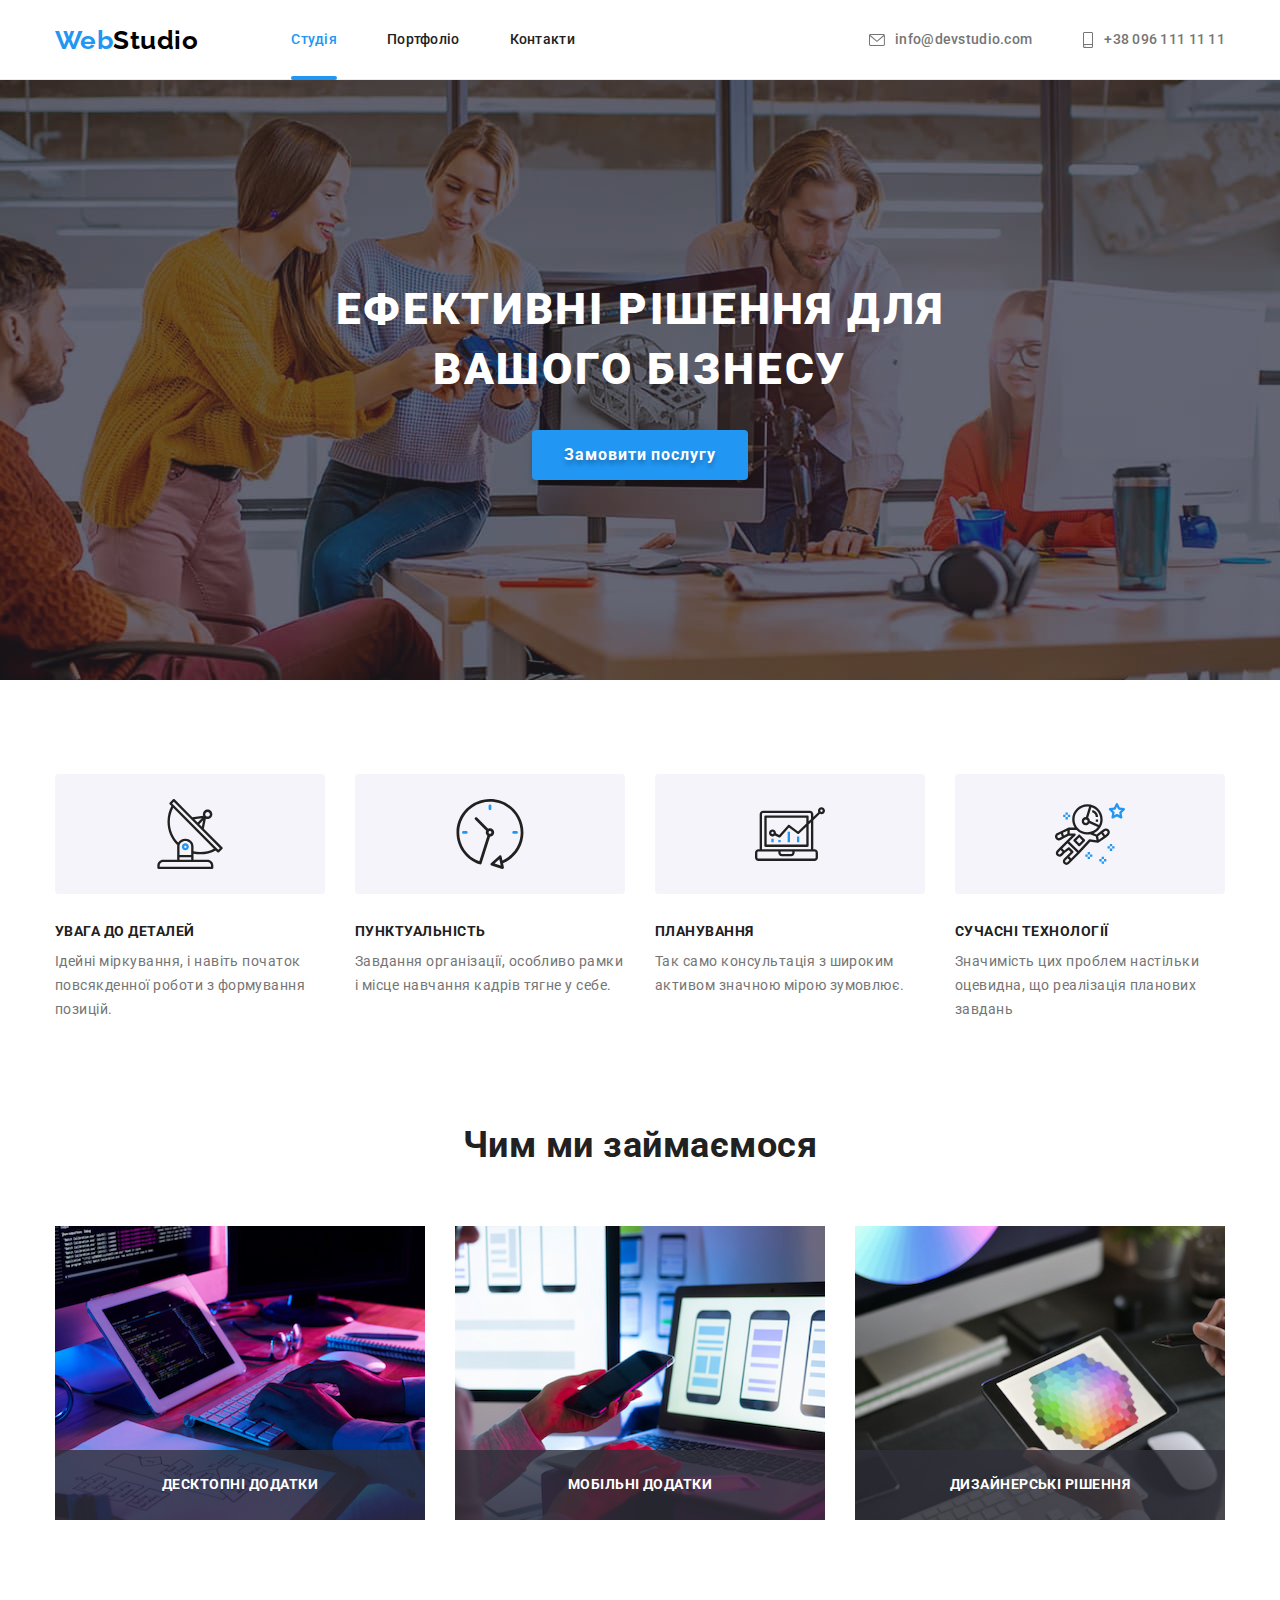
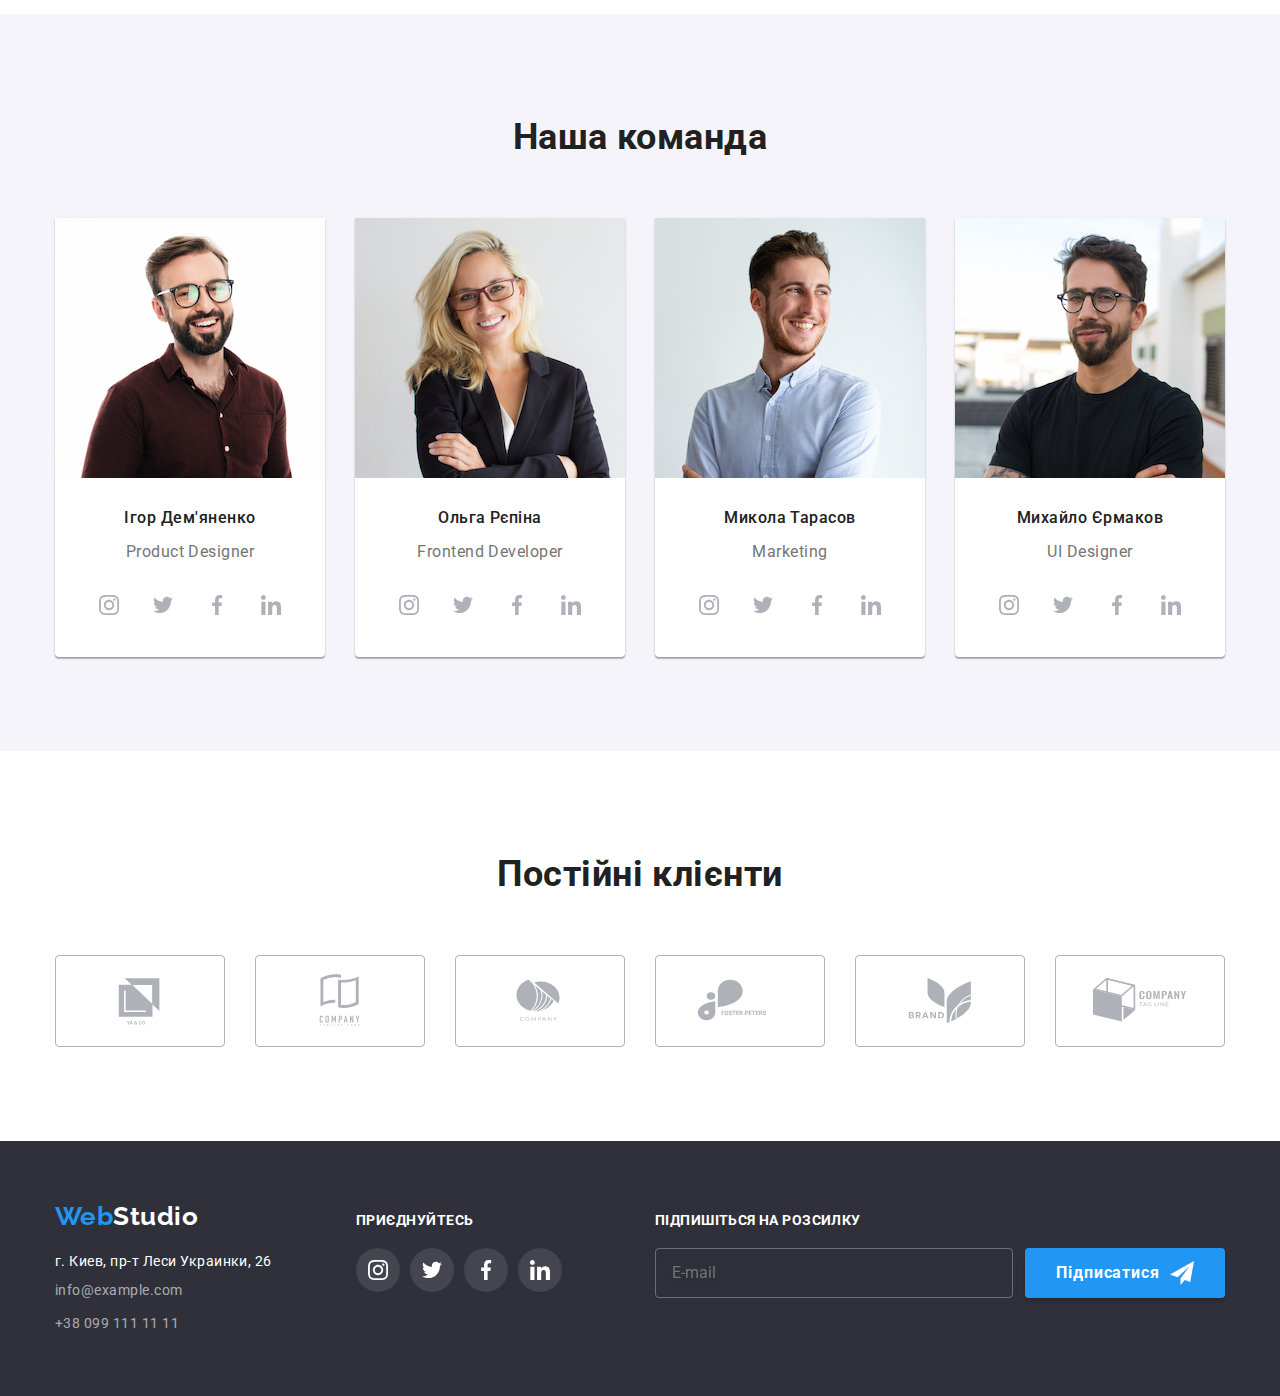
<file: index.html>
<!DOCTYPE html>
<html lang="uk">
  <head>
    <meta charset="UTF-8" />
    <meta http-equiv="X-UA-Compatible" content="IE=edge" />
    <meta name="viewport" content="width=device-width, initial-scale=1.0" />
    <title>Студія</title>
    <link
      href="https://fonts.googleapis.com/css2?family=Raleway:wght@700&family=Roboto:wght@400;500;700;900&display=swap"
      rel="stylesheet"
    />
    <link
      rel="stylesheet"
      href="https://cdnjs.cloudflare.com/ajax/libs/modern-normalize/1.1.0/modern-normalize.min.css"
    />
    <link href="./css/main.min.css" rel="stylesheet" />
  </head>
  <body>
    <!-- header -->
    <header class="header">
      <div class="container container--header">
        <a href="./index.html" class="logo header__logo">Web<span class="logo__part">Studio</span></a>
        <nav class="nav">
          <ul class="nav__list">
            <li class="nav__item">
              <a class="nav__link nav__link--active" href="./index.html">Студія</a>
            </li>
            <li class="nav__item"><a class="nav__link" href="./portfolio.html">Портфоліо</a></li>
            <li class="nav__item"><a class="nav__link" href="#">Контакти</a></li>
          </ul>
        </nav>
        <ul class="contact">
          <li class="contact__item">
            <a class="contact__link" href="mailto:info@devstudio.com">
              <svg class="contact__mail" width="16px" height="16px">
                <use href="./images/icons.svg#icon-mail"></use></svg
              >info@devstudio.com</a
            >
          </li>
          <li class="contact__item">
            <a class="contact__link" href="tel:+3809611111111">
              <svg class="contact__phone" width="12px" height="16px">
                <use href="./images/icons.svg#icon-phone"></use></svg
              >+38 096 111 11 11</a
            >
          </li>
        </ul>
        <button class="header__btn" type="button" aria-expanded="false" aria-controls="mobile-menu" data-menu-button>
          <svg class="header__btn-icon" width="40px" height="40px">
            <use class="header__btn-open" href="./images/icons.svg#icon-burger"></use>
            <use class="header__btn-close" href="./images/icons.svg#icon-close-menu"></use>
          </svg>
        </button>

        <div class="mobile-menu" id="mobile-menu" data-menu>
          <div class="mobile-menu__wrapper">
            <ul class="mobile-menu__list">
              <li class="mobile-menu__item">
                <a href="./index.html" class="mobile-menu__link current">Студия</a>
              </li>
              <li class="mobile-menu__item">
                <a href="./portfolio.html" class="mobile-menu__link">Портфолио</a>
              </li>
              <li class="mobile-menu__item">
                <a href="./contact.html" class="mobile-menu__link">Контакты</a>
              </li>
            </ul>
          </div>

          <div>
            <ul class="mobile-menu__list">
              <li class="mobile-menu__point">
                <a href="tel:+380961111111" class="mobile-menu__tel">+38 096 111 11 11</a>
              </li>
              <li>
                <a href="mailto:info@devstudio.com" class="mobile-menu_mail">info@devstudio.com</a>
              </li>
            </ul>
            <ul class="mobile-menu__links">
              <li class="mobile-menu__social">
                <a href="" class="mobile-menu__link-item">Instagram</a>
              </li>
              <li class="mobile-menu__social">
                <a href="" class="mobile-menu__link-item">Twitter</a>
              </li>
              <li class="mobile-menu__social">
                <a href="" class="mobile-menu__link-item">Facebook</a>
              </li>
              <li class="mobile-menu__social">
                <a href="" class="mobile-menu__link-item">LinkedIn</a>
              </li>
            </ul>
          </div>
        </div>
      </div>
    </header>
    <!-- main content -->
    <main class="main">
      <!-- hero section -->
      <section class="section hero">
        <div class="container">
          <h1 class="hero__title">Ефективні рішення для вашого бізнесу</h1>
          <button class="hero__button" type="button" data-modal-open>Замовити послугу</button>
        </div>
      </section>
      <!-- features -->
      <section class="section features">
        <div class="container">
          <h2 class="hidden">Особливості компанії</h2>
          <ul class="features__list">
            <li class="features__item">
              <h3 class="features__title">УВАГА ДО ДЕТАЛЕЙ</h3>
              <p class="features__text">
                Ідейні міркування, і навіть початок повсякденної роботи з формування позицій.
              </p>
            </li>
            <li class="features__item">
              <h3 class="features__title">ПУНКТУАЛЬНІСТЬ</h3>
              <p class="features__text">Завдання організації, особливо рамки і місце навчання кадрів тягне у себе.</p>
            </li>
            <li class="features__item">
              <h3 class="features__title">ПЛАНУВАННЯ</h3>
              <p class="features__text">Так само консультація з широким активом значною мірою зумовлює.</p>
            </li>
            <li class="features__item">
              <h3 class="features__title">СУЧАСНІ ТЕХНОЛОГІЇ</h3>
              <p class="features__text">Значимість цих проблем настільки оцевидна, що реалізація планових завдань</p>
            </li>
          </ul>
        </div>
      </section>
      <!-- devs -->
      <section class="section devs">
        <div class="container">
          <h2 class="devs__title">Чим ми займаємося</h2>
          <ul class="devs__list">
            <li class="devs__item">
              <img src="./images/image1.jpg" alt="Робота за ноутбуком" width="370" />
              <div class="devs__box">
                <h3 class="devs__info">Десктопні додатки</h3>
              </div>
            </li>
            <li class="devs__item">
              <img src="./images/image2.jpg" alt="Телефон" width="370" />
              <div class="devs__box">
                <h3 class="devs__info">Мобільні додатки</h3>
              </div>
            </li>
            <li class="devs__item">
              <img src="./images/image3.jpg" alt="Планшет" width="370" />
              <div class="devs__box">
                <h3 class="devs__info">Дизайнерські рішення</h3>
              </div>
            </li>
          </ul>
        </div>
      </section>
      <!-- team -->
      <section class="section team">
        <div class="container">
          <h2 class="team__title">Наша команда</h2>
          <ul class="team__list">
            <li class="team__card">
              <picture>
                <source
                  srcset="./images/team/team-img1(1xdesk).jpg 1x, ./images/team/team-img1(2xdesk).jpg 2x"
                  media="(min-width: 1200px)"
                />
                <source
                  srcset="./images/team/team-img1(1xtab).jpg 1x, ./images/team/team-img1(2xtab).jpg 2x"
                  media="(min-width: 768px)"
                />
                <source
                  srcset="./images/team/team-img1(1xmob).jpg 1x, ./images/team/team-img1(2xmob).jpg 2x"
                  media="(min-width: 480px)"
                />
                <img src="./images/crew-image1.jpg" alt="Ігор Дем'яненко" width="270" />
              </picture>

              <div class="team__wrapper">
                <h3 class="team__name">Ігор Дем'яненко</h3>
                <p class="team__position" lang="en">Product Designer</p>
                <ul class="social">
                  <li class="social__item">
                    <a class="social__link" href=""
                      ><svg class="social__icon" width="20px" height="20px">
                        <use href="./images/icons.svg#icon-instagram"></use></svg
                    ></a>
                  </li>
                  <li class="social__item">
                    <a class="social__link" href=""
                      ><svg class="social__icon" width="20px" height="20px">
                        <use href="./images/icons.svg#icon-twitter"></use></svg
                    ></a>
                  </li>
                  <li class="social__item">
                    <a class="social__link" href=""
                      ><svg class="social__icon" width="20px" height="20px">
                        <use href="./images/icons.svg#icon-facebook"></use></svg
                    ></a>
                  </li>
                  <li class="social__item">
                    <a class="social__link" href=""
                      ><svg class="social__icon" width="20px" height="20px">
                        <use href="./images/icons.svg#icon-linkedin"></use></svg
                    ></a>
                  </li>
                </ul>
              </div>
            </li>
            <li class="team__card">
              <picture>
                <source
                  srcset="./images/team/team-img2(1xdesk).jpg 1x, ./images/team/team-img2(2xdesk).jpg 2x"
                  media="(min-width: 1200px)"
                />
                <source
                  srcset="./images/team/team-img2(1xtab).jpg 1x, ./images/team/team-img2(2xtab).jpg 2x"
                  media="(min-width: 768px)"
                />
                <source
                  srcset="./images/team/team-img2(1xmob).jpg 1x, ./images/team/team-img2(2xmob).jpg 2x"
                  media="(min-width: 480px)"
                />
                <img src="./images/crew-image2.jpg" alt="Ольга Рєпіна" width="270" />
              </picture>

              <div class="team__wrapper">
                <h3 class="team__name">Ольга Рєпіна</h3>
                <p class="team__position" lang="en">Frontend Developer</p>
                <ul class="social">
                  <li class="social__item">
                    <a class="social__link" href=""
                      ><svg class="social__icon" width="20px" height="20px">
                        <use href="./images/icons.svg#icon-instagram"></use></svg
                    ></a>
                  </li>
                  <li class="social__item">
                    <a class="social__link" href=""
                      ><svg class="social__icon" width="20px" height="20px">
                        <use href="./images/icons.svg#icon-twitter"></use></svg
                    ></a>
                  </li>
                  <li class="social__item">
                    <a class="social__link" href=""
                      ><svg class="social__icon" width="20px" height="20px">
                        <use href="./images/icons.svg#icon-facebook"></use></svg
                    ></a>
                  </li>
                  <li class="social__item">
                    <a class="social__link" href=""
                      ><svg class="social__icon" width="20px" height="20px">
                        <use href="./images/icons.svg#icon-linkedin"></use></svg
                    ></a>
                  </li>
                </ul>
              </div>
            </li>
            <li class="team__card">
              <picture>
                <source
                  srcset="./images/team/team-img3(1xdesk).jpg 1x, ./images/team/team-img3(2xdesk).jpg 2x"
                  media="(min-width: 1200px)"
                />
                <source
                  srcset="./images/team/team-img3(1xtab).jpg 1x, ./images/team/team-img3(2xtab).jpg 2x"
                  media="(min-width: 768px)"
                />
                <source
                  srcset="./images/team/team-img3(1xmob).jpg 1x, ./images/team/team-img3(2xmob).jpg 2x"
                  media="(min-width: 480px)"
                />
                <img src="./images/crew-image3.jpg" alt="Микола Тарасов" width="270" />
              </picture>

              <div class="team__wrapper">
                <h3 class="team__name">Микола Тарасов</h3>
                <p class="team__position" lang="en">Marketing</p>
                <ul class="social">
                  <li class="social__item">
                    <a class="social__link" href=""
                      ><svg class="social__icon" width="20px" height="20px">
                        <use href="./images/icons.svg#icon-instagram"></use></svg
                    ></a>
                  </li>
                  <li class="social__item">
                    <a class="social__link" href=""
                      ><svg class="social__icon" width="20px" height="20px">
                        <use href="./images/icons.svg#icon-twitter"></use></svg
                    ></a>
                  </li>
                  <li class="social__item">
                    <a class="social__link" href=""
                      ><svg class="social__icon" width="20px" height="20px">
                        <use href="./images/icons.svg#icon-facebook"></use></svg
                    ></a>
                  </li>
                  <li class="social__item">
                    <a class="social__link" href=""
                      ><svg class="social__icon" width="20px" height="20px">
                        <use href="./images/icons.svg#icon-linkedin"></use></svg
                    ></a>
                  </li>
                </ul>
              </div>
            </li>
            <li class="team__card">
              <picture>
                <source
                  srcset="./images/team/team-img4(1xdesk).jpg 1x, ./images/team/team-img4(2xdesk).jpg 2x"
                  media="(min-width: 1200px)"
                />
                <source
                  srcset="./images/team/team-img4(1xtab).jpg 1x, ./images/team/team-img4(2xtab).jpg 2x"
                  media="(min-width: 768px)"
                />
                <source
                  srcset="./images/team/team-img4(1xmob).jpg 1x, ./images/team/team-img4(2xmob).jpg 2x"
                  media="(min-width: 480px)"
                />
                <img src="./images/crew-image4.jpg" alt="Михайло Єрмаков" width="270" />
              </picture>

              <div class="team__wrapper">
                <h3 class="team__name">Михайло Єрмаков</h3>
                <p class="team__position" lang="en">UI Designer</p>
                <ul class="social">
                  <li class="social__item">
                    <a href="" class="social__link"
                      ><svg class="social__icon" width="20px" height="20px">
                        <use href="./images/icons.svg#icon-instagram"></use></svg
                    ></a>
                  </li>
                  <li class="social__item">
                    <a href="" class="social__link"
                      ><svg class="social__icon" width="20px" height="20px">
                        <use href="./images/icons.svg#icon-twitter"></use></svg
                    ></a>
                  </li>
                  <li class="social__item">
                    <a href="" class="social__link"
                      ><svg class="social__icon" width="20px" height="20px">
                        <use href="./images/icons.svg#icon-facebook"></use></svg
                    ></a>
                  </li>
                  <li class="social__item">
                    <a href="" class="social__link"
                      ><svg class="social__icon" width="20px" height="20px">
                        <use href="./images/icons.svg#icon-linkedin"></use></svg
                    ></a>
                  </li>
                </ul>
              </div>
            </li>
          </ul>
        </div>
      </section>
      <!-- ----clients------ -->
      <section class="section clients">
        <div class="container">
          <h2 class="clients__title">Постійні клієнти</h2>
          <ul class="clients__list">
            <li class="clients__item">
              <a href="" class="clients__link">
                <svg class="clients__icon" width="106px" height="60px">
                  <use href="./images/icons.svg#icon-client1"></use>
                </svg>
              </a>
            </li>
            <li class="clients__item">
              <a href="" class="clients__link">
                <svg class="clients__icon" width="106px" height="60px">
                  <use href="./images/icons.svg#icon-client2"></use>
                </svg>
              </a>
            </li>
            <li class="clients__item">
              <a href="" class="clients__link">
                <svg class="clients__icon" width="106px" height="60px">
                  <use href="./images/icons.svg#icon-client3"></use>
                </svg>
              </a>
            </li>
            <li class="clients__item">
              <a href="" class="clients__link">
                <svg class="clients__icon" width="106px" height="60px">
                  <use href="./images/icons.svg#icon-client4"></use>
                </svg>
              </a>
            </li>
            <li class="clients__item">
              <a href="" class="clients__link">
                <svg class="clients__icon" width="106px" height="60px">
                  <use href="./images/icons.svg#icon-client5"></use>
                </svg>
              </a>
            </li>
            <li class="clients__item">
              <a href="" class="clients__link">
                <svg class="clients__icon" width="106px" height="60px">
                  <use href="./images/icons.svg#icon-client6"></use>
                </svg>
              </a>
            </li>
          </ul>
        </div>
      </section>
    </main>
    <!-- footer -->
    <footer class="footer">
      <div class="container container--footer">
        <div class="address">
          <a class="logo footer__logo" href="./index.html"
            >Web<span class="logo__part logo__part--white">Studio</span></a
          >
          <address>
            <ul class="address__list">
              <li class="address__item">
                <a
                  class="address__link-map"
                  href="https://goo.gl/maps/XMWMVRejnvmh2yPAA"
                  target="_blank"
                  rel="noopener noreferrer"
                  >г. Киев, пр-т Леси Украинки, 26
                </a>
              </li>
              <li class="address__item">
                <a class="address__link-contact" href="mailto:info@example.com">info@example.com</a>
              </li>
              <li class="address__item">
                <a class="address__link-contact" href="tel:+380991111111">+38 099 111 11 11</a>
              </li>
            </ul>
          </address>
        </div>

        <div class="join">
          <p class="join__text">Приєднуйтесь</p>
          <ul class="social">
            <li class="social__item">
              <a class="social__link social__link--grey" href="">
                <svg class="social__icon social__icon--white" width="20px" height="20px">
                  <use href="./images/icons.svg#icon-instagram"></use>
                </svg>
              </a>
            </li>
            <li class="social__item">
              <a class="social__link social__link--grey" href="">
                <svg class="social__icon social__icon--white" width="20px" height="20px">
                  <use href="./images/icons.svg#icon-twitter"></use>
                </svg>
              </a>
            </li>
            <li class="social__item">
              <a class="social__link social__link--grey" href="">
                <svg class="social__icon social__icon--white" width="20px" height="20px">
                  <use href="./images/icons.svg#icon-facebook"></use>
                </svg>
              </a>
            </li>
            <li class="social__item">
              <a class="social__link social__link--grey" href="">
                <svg class="social__icon social__icon--white" width="20px" height="20px">
                  <use href="./images/icons.svg#icon-linkedin"></use>
                </svg>
              </a>
            </li>
          </ul>
        </div>

        <div class="subscribe">
          <p class="subscribe__text">Підпишіться на розсилку</p>
          <form class="subscribe__form" autocomplete="off">
            <label for="user-email"></label>
            <input class="subscribe__input" type="email" name="email" placeholder="E-mail" />
            <button class="subscribe__btn" type="submit">
              Підписатися
              <svg class="subscribe__icon" width="24px" height="24px">
                <use href="./images/icons.svg#icon-send"></use>
              </svg>
            </button>
          </form>
        </div>
      </div>
    </footer>

    <div class="backdrop is-hidden" data-modal>
      <div class="modal" data-modal>
        <button class="modal__close-button" type="button" data-modal-close>
          <svg width="18px" height="18px">
            <use href="./images/icons.svg#icon-close-modal"></use>
          </svg>
        </button>
        <p class="modal__text">Залиште свої дані, ми вам передзвонимо</p>
        <form class="form" name="modal-feedback" autocomplete="off">
          <div class="form__item">
            <label class="form__label" for="modal-name">Ім'я</label>
            <div class="form__box">
              <input class="form__input" type="text" name="modal-name" id="modal-name" />
              <svg class="form__icon" width="18px" height="18px">
                <use href="./images/icons.svg#icon-user-name"></use>
              </svg>
            </div>
          </div>
          <div class="form__item">
            <label class="form__label" for="modal-tel">Телефон</label>
            <div class="form__box">
              <input class="form__input" type="tel" name="modal-tel" id="modal-tel" />
              <svg class="form__icon" width="18px" height="18px">
                <use href="./images/icons.svg#icon-user-tel"></use>
              </svg>
            </div>
          </div>
          <div class="form__item">
            <label class="form__label" for="modal-name">Пошта</label>
            <div class="form__box">
              <input class="form__input" type="email" name="modal-mail" id="modal-mail" />
              <svg class="form__icon" width="18px" height="18px">
                <use href="./images/icons.svg#icon-user-mail"></use>
              </svg>
            </div>
          </div>
          <div class="form__item">
            <label class="form__label" for="modal-comment">Коментар</label>
            <textarea class="form__comment" name="textarea" id="modal-comment" placeholder="Введіть текст"></textarea>
          </div>
          <label class="checkbox" for="checkbox">
            <input class="checkbox__input hidden" type="checkbox" name="checkbox" id="checkbox" />
            <span class="checkbox__icon"></span>
            <span class="checkbox__text"
              >Погоджуюся з розсилкою та приймаю <a class="checkbox__link" href="">Умови договору</a></span
            >
          </label>
          <button class="send__button" type="submit">Відправити</button>
        </form>
      </div>
    </div>
    <script src="./js/mobile-menu.js"></script>
    <script src="./js/modal.js"></script>
  </body>
</html>
</file>
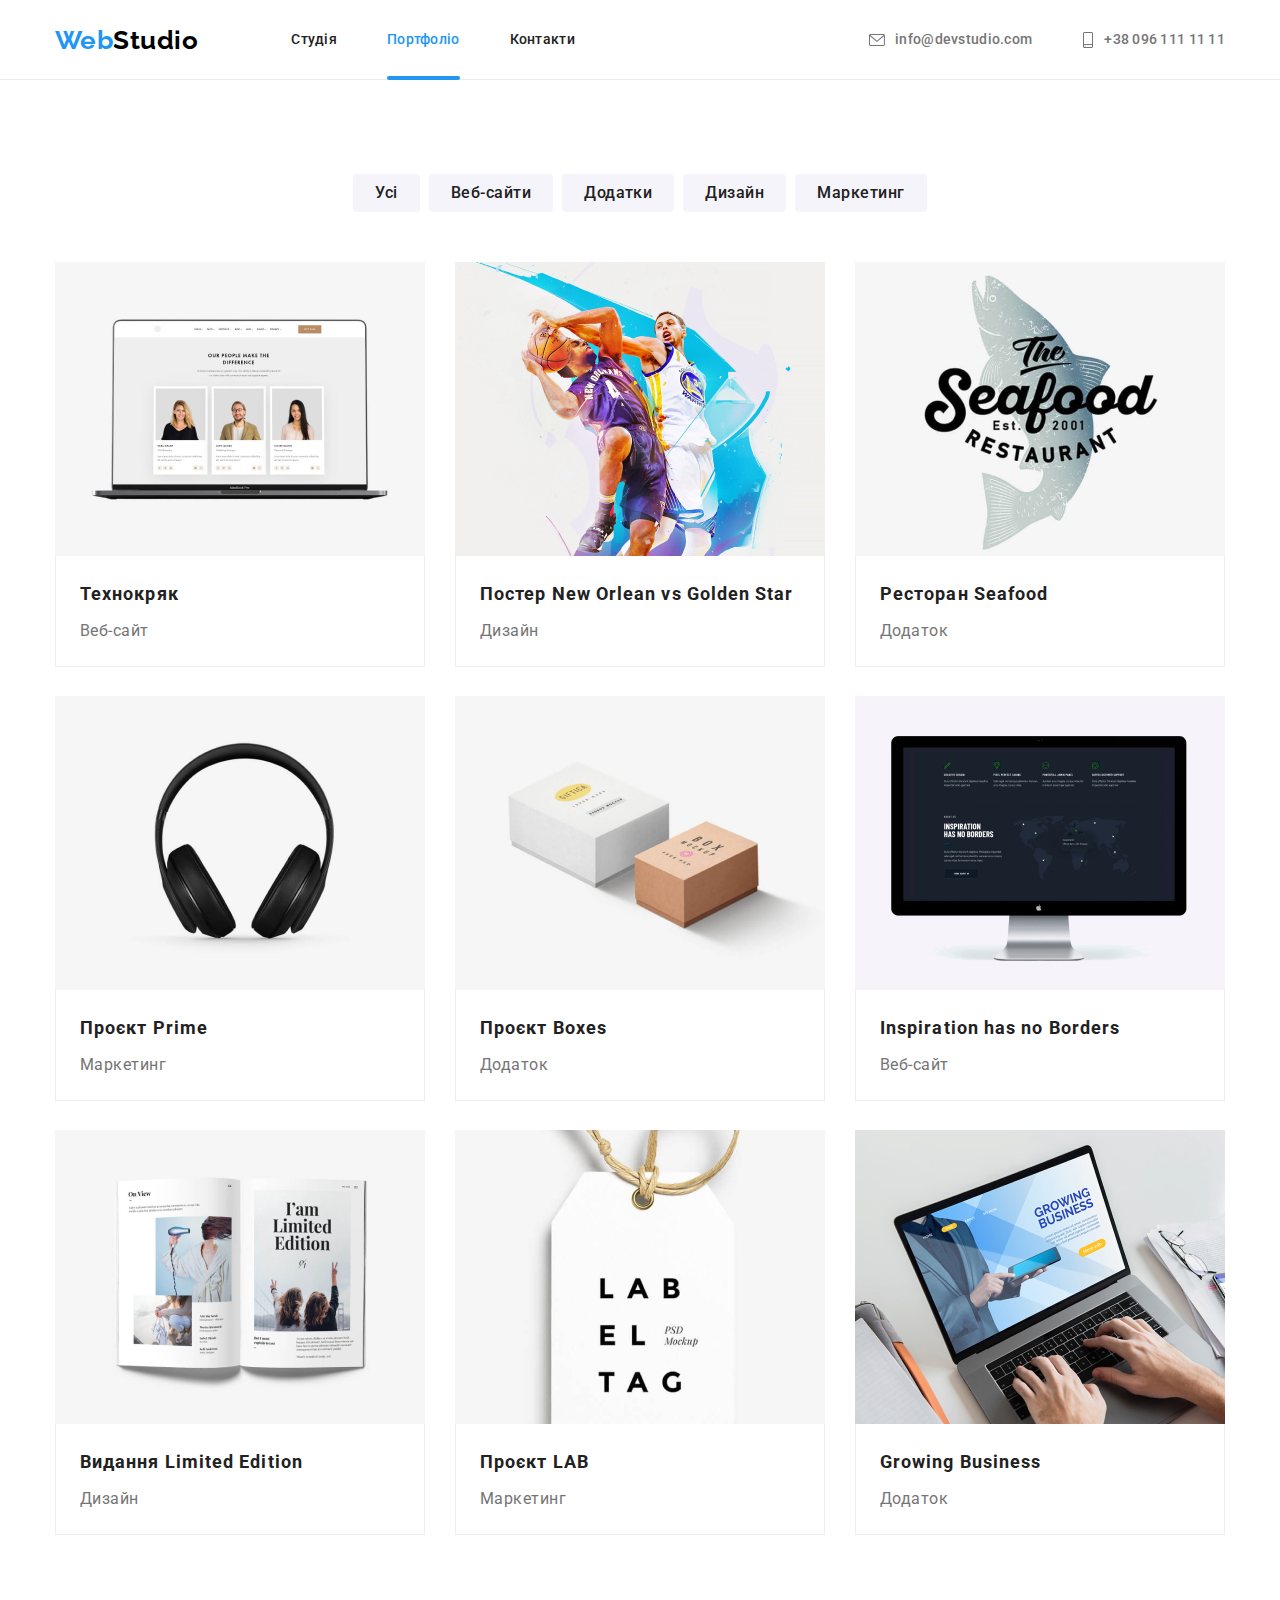
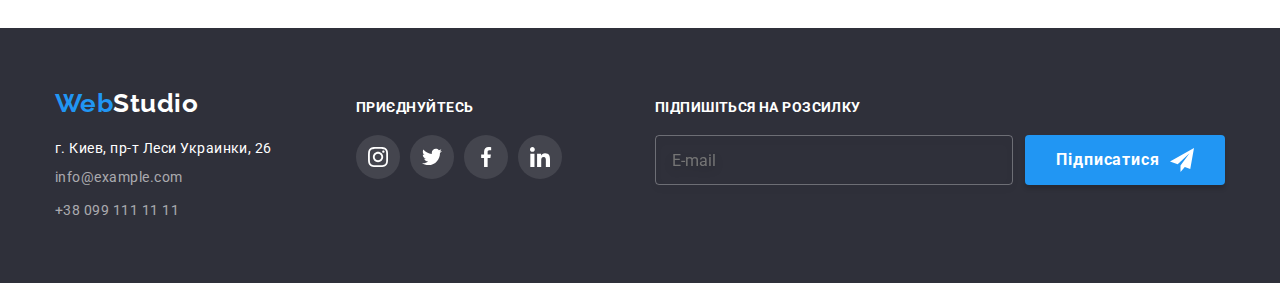
<file: portfolio.html>
<!DOCTYPE html>
<html lang="uk">
  <head>
    <meta charset="UTF-8" />
    <meta http-equiv="X-UA-Compatible" content="IE=edge" />
    <meta name="viewport" content="width=device-width, initial-scale=1.0" />
    <title>Портфоліо</title>
    <link
      href="https://fonts.googleapis.com/css2?family=Raleway:wght@700&family=Roboto:wght@400;500;700;900&display=swap"
      rel="stylesheet"
    />
    <link
      rel="stylesheet"
      href="https://cdnjs.cloudflare.com/ajax/libs/modern-normalize/1.1.0/modern-normalize.min.css"
    />
    <link href="./css/main.min.css" rel="stylesheet" />
  </head>
  <body>
    <!-- header -->
    <header class="header">
      <div class="container container--header">
        <a href="./index.html" class="logo header__logo">Web<span class="logo__part">Studio</span></a>
        <nav class="nav">
          <ul class="nav__list">
            <li class="nav__item">
              <a class="nav__link" href="./index.html">Студія</a>
            </li>
            <li class="nav__item"><a class="nav__link nav__link--active" href="./portfolio.html">Портфоліо</a></li>
            <li class="nav__item"><a class="nav__link" href="#">Контакти</a></li>
          </ul>
        </nav>
        <ul class="contact">
          <li class="contact__item">
            <a class="contact__link" href="mailto:info@devstudio.com">
              <svg class="contact__mail" width="16px" height="16px">
                <use href="./images/icons.svg#icon-mail"></use></svg
              >info@devstudio.com</a
            >
          </li>
          <li class="contact__item">
            <a class="contact__link" href="tel:+3809611111111">
              <svg class="contact__phone" width="12px" height="16px">
                <use href="./images/icons.svg#icon-phone"></use></svg
              >+38 096 111 11 11</a
            >
          </li>
        </ul>
      </div>
    </header>

    <main>
      <!-- projects examples -->
      <section class="section project-examples">
        <div class="container">
          <h1 class="hidden">examples filter and list</h1>
          <ul class="filter">
            <li class="filter__item">
              <button class="filter__button" type="button">Усі</button>
            </li>
            <li class="filter__item">
              <button class="filter__button" type="button">Веб-сайти</button>
            </li>
            <li class="filter__item">
              <button class="filter__button" type="button">Додатки</button>
            </li>
            <li class="filter__item">
              <button class="filter__button" type="button">Дизайн</button>
            </li>
            <li class="filter__item">
              <button class="filter__button" type="button">Маркетинг</button>
            </li>
          </ul>
          <ul class="project">
            <li class="project__item">
              <a class="project__link" href="">
                <div class="project__box">
                  <img src="./images/notebook.jpg" alt="Технокряк" width="370" />
                  <div class="project__overlay">
                    <p>
                      Ресурс пропонує комплексні пропозиції з різним рівнем функціоналу та сервісів. Все це дозволить
                      відвідувачу отримати вичерпні відомості про компанію чи приватну особу.
                    </p>
                  </div>
                </div>
                <div class="project__info">
                  <h2 class="project__title">Технокряк</h2>
                  <p class="project__type">Веб-сайт</p>
                </div>
              </a>
            </li>
            <li class="project__item">
              <a class="project__link" href="">
                <div class="project__box">
                  <img src="./images/basketball.jpg" alt="Постер New Orlean vs Golden Star" width="370" />
                  <div class="project__overlay">
                    <p>
                      Ресурс пропонує комплексні пропозиції з різним рівнем функціоналу та сервісів. Все це дозволить
                      відвідувачу отримати вичерпні відомості про компанію чи приватну особу.
                    </p>
                  </div>
                </div>
                <div class="project__info">
                  <h2 class="project__title">Постер New Orlean vs Golden Star</h2>
                  <p class="project__type">Дизайн</p>
                </div>
              </a>
            </li>
            <li class="project__item">
              <a class="project__link" href="">
                <div class="project__box">
                  <img src="./images/seafood.jpg" alt="Ресторан Seafood" width="370" />
                  <div class="project__overlay">
                    <p>
                      Ресурс пропонує комплексні пропозиції з різним рівнем функціоналу та сервісів. Все це дозволить
                      відвідувачу отримати вичерпні відомості про компанію чи приватну особу.
                    </p>
                  </div>
                </div>
                <div class="project__info">
                  <h2 class="project__title">Ресторан Seafood</h2>
                  <p class="project__type">Додаток</p>
                </div>
              </a>
            </li>
            <li class="project__item">
              <a class="project__link" href="">
                <div class="project__box">
                  <img src="./images/headphones.jpg" alt="Проєкт Prime" width="370" />
                  <div class="project__overlay">
                    <p>
                      Ресурс пропонує комплексні пропозиції з різним рівнем функціоналу та сервісів. Все це дозволить
                      відвідувачу отримати вичерпні відомості про компанію чи приватну особу.
                    </p>
                  </div>
                </div>
                <div class="project__info">
                  <h2 class="project__title">Проєкт Prime</h2>
                  <p class="project__type">Маркетинг</p>
                </div>
              </a>
            </li>
            <li class="project__item">
              <a class="project__link" href="">
                <div class="project__box">
                  <img src="./images/boxes.jpg" alt="Проєкт Boxes" width="370" />
                  <div class="project__overlay">
                    <p>
                      Ресурс пропонує комплексні пропозиції з різним рівнем функціоналу та сервісів. Все це дозволить
                      відвідувачу отримати вичерпні відомості про компанію чи приватну особу.
                    </p>
                  </div>
                </div>
                <div class="project__info">
                  <h2 class="project__title">Проєкт Boxes</h2>
                  <p class="project__type">Додаток</p>
                </div>
              </a>
            </li>
            <li class="project__item">
              <a class="project__link" href="">
                <div class="project__box">
                  <img src="./images/apple-monitor.jpg" alt="Inspiration has no Borders" width="370" />
                  <div class="project__overlay">
                    <p>
                      Ресурс пропонує комплексні пропозиції з різним рівнем функціоналу та сервісів. Все це дозволить
                      відвідувачу отримати вичерпні відомості про компанію чи приватну особу.
                    </p>
                  </div>
                </div>
                <div class="project__info">
                  <h2 class="project__title">Inspiration has no Borders</h2>
                  <p class="project__type">Веб-сайт</p>
                </div>
              </a>
            </li>
            <li class="project__item">
              <a class="project__link" href="">
                <div class="project__box">
                  <img src="./images/opened-magazine.jpg" alt="Видання Limited Edition" width="370" />
                  <div class="project__overlay">
                    <p>
                      Ресурс пропонує комплексні пропозиції з різним рівнем функціоналу та сервісів. Все це дозволить
                      відвідувачу отримати вичерпні відомості про компанію чи приватну особу.
                    </p>
                  </div>
                </div>
                <div class="project__info">
                  <h2 class="project__title">Видання Limited Edition</h2>
                  <p class="project__type">Дизайн</p>
                </div>
              </a>
            </li>
            <li class="project__item">
              <a class="project__link" href="">
                <div class="project__box">
                  <img src="./images/label.jpg" alt="Проєкт LAB" width="370" />
                  <div class="project__overlay">
                    <p>
                      Ресурс пропонує комплексні пропозиції з різним рівнем функціоналу та сервісів. Все це дозволить
                      відвідувачу отримати вичерпні відомості про компанію чи приватну особу.
                    </p>
                  </div>
                </div>
                <div class="project__info">
                  <h2 class="project__title">Проєкт LAB</h2>
                  <p class="project__type">Маркетинг</p>
                </div>
              </a>
            </li>
            <li class="project__item">
              <a class="project__link" href="">
                <div class="project__box">
                  <img src="./images/growing-business.jpg" alt="Growing Business" width="370" />
                  <div class="project__overlay">
                    <p>
                      Ресурс пропонує комплексні пропозиції з різним рівнем функціоналу та сервісів. Все це дозволить
                      відвідувачу отримати вичерпні відомості про компанію чи приватну особу.
                    </p>
                  </div>
                </div>
                <div class="project__info">
                  <h2 class="project__title">Growing Business</h2>
                  <p class="project__type">Додаток</p>
                </div>
              </a>
            </li>
          </ul>
        </div>
      </section>
    </main>
    <!-- Footer -->
    <footer class="footer">
      <div class="container container--footer">
        <div class="address">
          <a class="logo footer__logo" href="./index.html"
            >Web<span class="logo__part logo__part--white">Studio</span></a
          >
          <address>
            <ul class="address__list">
              <li class="address__item">
                <a
                  class="address__link-map"
                  href="https://goo.gl/maps/XMWMVRejnvmh2yPAA"
                  target="_blank"
                  rel="noopener noreferrer"
                  >г. Киев, пр-т Леси Украинки, 26
                </a>
              </li>
              <li class="address__item">
                <a class="address__link-contact" href="mailto:info@example.com">info@example.com</a>
              </li>
              <li class="address__item">
                <a class="address__link-contact" href="tel:+380991111111">+38 099 111 11 11</a>
              </li>
            </ul>
          </address>
        </div>

        <div class="join">
          <p class="join__text">Приєднуйтесь</p>
          <ul class="social">
            <li class="social__item">
              <a class="social__link social__link--grey" href="">
                <svg class="social__icon social__icon--white" width="20px" height="20px">
                  <use href="./images/icons.svg#icon-instagram"></use>
                </svg>
              </a>
            </li>
            <li class="social__item">
              <a class="social__link social__link--grey" href="">
                <svg class="social__icon social__icon--white" width="20px" height="20px">
                  <use href="./images/icons.svg#icon-twitter"></use>
                </svg>
              </a>
            </li>
            <li class="social__item">
              <a class="social__link social__link--grey" href="">
                <svg class="social__icon social__icon--white" width="20px" height="20px">
                  <use href="./images/icons.svg#icon-facebook"></use>
                </svg>
              </a>
            </li>
            <li class="social__item">
              <a class="social__link social__link--grey" href="">
                <svg class="social__icon social__icon--white" width="20px" height="20px">
                  <use href="./images/icons.svg#icon-linkedin"></use>
                </svg>
              </a>
            </li>
          </ul>
        </div>

        <div class="subscribe">
          <p class="subscribe__text">Підпишіться на розсилку</p>
          <form class="subscribe__form" autocomplete="off">
            <label for="user-email"></label>
            <input class="subscribe__input" type="email" name="email" placeholder="E-mail" />
            <button class="subscribe__btn" type="submit">
              Підписатися
              <svg class="subscribe__icon" width="24px" height="24px">
                <use href="./images/icons.svg#icon-send"></use>
              </svg>
            </button>
          </form>
        </div>
      </div>
    </footer>
  </body>
</html>
</file>
<file: css/main.min.css>
h1,h2,h3,p,ul{margin-top:0px;margin-bottom:0px;padding-inline-start:0;list-style-type:none}img{display:block;max-width:100%;height:auto;width:100%}button{padding:0;border:0}a{text-decoration:none}body{color:var(--primary-text-color);background-color:var(--primary-bg-color);font-family:"Roboto",sans-serif;letter-spacing:.03em}.container{width:100%;max-width:1200px;padding-left:15px;padding-right:15px;margin:0 auto}@media screen and (min-width: 480px){.container{width:480px}}@media screen and (min-width: 768px){.container{width:768px}}@media screen and (min-width: 1200px){.container{width:1200px}}.section{padding-top:60px;padding-bottom:60px}@media screen and (min-width: 1200px){.section{padding-top:94px;padding-bottom:94px}}.hidden{position:absolute;width:1px;height:1px;margin:-1px;border:0;padding:0;white-space:nowrap;clip-path:inset(100%);clip:rect(0 0 0 0);overflow:hidden}:root{--primary-text-color: #757575;--title-text-color: #212121;--white-text-color: #FFFFFF;--accent-color: #2196F3;--primary-bg-color: #FFFFFF;--second-bg-color: #2F303A;--third-bg-color: #F5F4FA;--duration-time: 250ms;--function-time: cubic-bezier(0.4, 0, 0.2, 1)}.filter{display:flex;justify-content:center;margin-bottom:50px;padding-inline-start:0px;list-style-type:none;gap:9px}.filter__button{width:auto;height:38px;padding:6px 22px;border-radius:4px;border:none;font-style:normal;font-weight:500;font-size:16px;line-height:1.625;letter-spacing:.03em;text-align:center;cursor:pointer;color:var(--title-text-color);background-color:var(--third-bg-color);transition:color var(--duration-time) var(--function-time),background-color var(--duration-time) var(--function-time),box-shadow var(--duration-time) var(--function-time)}.filter__button:focus,.filter__button:hover{color:var(--white-text-color);background-color:var(--accent-color);box-shadow:0px 3px 1px rgba(0,0,0,.1),0px 1px 2px rgba(0,0,0,.08),0px 2px 2px rgba(0,0,0,.12)}.social{display:flex;justify-content:center;gap:10px;list-style-type:none;padding-inline-start:0}.social__item{width:44px;height:44px}.social__link{width:100%;height:100%;display:flex;align-items:center;justify-content:center;border-radius:50%;background-color:#fff;color:#afb1b8;transition:background-color var(--duration-time) var(--function-time),color var(--duration-time) var(--function-time)}.social__link:hover,.social__link:focus{background-color:var(--accent-color);color:#fff}.social__link--grey{background-color:rgba(255,255,255,.1)}.social__icon{fill:currentColor}.social__icon--white{fill:#fff}.logo{display:block;color:var(--accent-color);font-family:"Raleway",sans-serif;font-weight:700;font-size:24px;line-height:1.166;text-decoration:none}@media screen and (min-width: 1200px){.logo{font-size:26px;line-height:1.19}}.logo__part{color:#000}.logo__part--white{color:#fff}.header{max-width:1600px;margin-left:auto;margin-right:auto;background-color:var(--primary-bg-color);border-bottom:1px solid #ececec;height:60px}@media screen and (min-width: 768px){.header{height:80px}}.header__logo{padding:16px 0}@media screen and (min-width: 768px){.header__logo{padding:0;margin-right:87px}}@media screen and (min-width: 1200px){.header__logo{margin-right:93px}}.container--header{display:flex;align-items:center}.nav__list{display:none;list-style-type:none;padding-left:0px}@media screen and (min-width: 768px){.nav__list{display:flex}}.nav__item:not(:last-child){margin-right:50px}.nav__link{display:block;color:var(--title-text-color);font-weight:500;font-size:14px;line-height:1.14;letter-spacing:.02em;text-decoration:none;padding-top:32px;padding-bottom:32px;transition:color var(--duration-time) var(--function-time)}.nav__link:focus,.nav__link:hover{color:var(--accent-color)}.nav__link--active{color:var(--accent-color);position:relative}.nav__link--active::after{position:absolute;content:"";display:inline-block;width:100%;height:4px;left:0;bottom:0;background-color:var(--accent-color);border-radius:2px}.contact{padding-inline-start:0px;list-style-type:none;display:none}@media screen and (min-width: 768px){.contact{gap:10px;display:flex;flex-direction:column;align-items:flex-start;padding-left:0px;margin-left:auto;margin-bottom:0px;margin-top:0px}}@media screen and (min-width: 1200px){.contact{gap:50px;display:flex;justify-content:center;align-items:center;margin-left:auto;flex-direction:unset}}.contact__link{color:var(--primary-text-color);font-weight:500;font-size:12px;line-height:1.16;letter-spacing:.02em;text-decoration:none;text-align:center;display:flex;justify-content:center;align-items:center;transition:color var(--duration-time) var(--function-time)}@media screen and (min-width: 1200px){.contact__link{font-size:14px;line-height:1.14}}.contact__link:focus,.contact__link:hover{color:var(--accent-color)}.contact__phone,.contact__mail{fill:currentColor;margin-right:10px}.contact__item{gap:50px}.header__btn{top:10px;right:15px;margin-left:auto;padding:0;background-color:rgba(0,0,0,0);border:none;z-index:20}.header__btn is-open{position:fixed;top:0;right:21px}@media screen and (min-width: 768px){.header__btn{display:none}}.header__btn:hover .header__btn-open{fill:var(--accent-color);transition:fill var(--duration-time) var(--function-time)}.header__btn:focus .header__btn-open{fill:var(--accent-color);transition:fill var(--duration-time) var(--function-time)}.header__btn:hover .header__btn-close{fill:var(--accent-color);transition:fill var(--duration-time) var(--function-time)}.header__btn:focus .header__btn-close{fill:var(--accent-color);transition:fill var(--duration-time) var(--function-time)}.header__btn.is-open{position:fixed}.header__btn-open{opacity:1;transition:opacity 200ms ease-in-out}.header__btn-close{opacity:0;transition:opacity 200ms ease-in-out}.header__btn.is-open .header__btn-open{opacity:0}.header__btn.is-open .header__btn-close{opacity:1}.mobile-menu{height:100vh;width:100vw;display:flex;flex-direction:column;justify-content:space-between;background-color:#fff;position:fixed;top:0;left:0;bottom:0;right:0;z-index:0;transform:translateX(100%);transition:transform 300ms ease-in-out;opacity:0;padding-left:40px;padding-top:48px;padding-bottom:48px}.mobile-menu.is-open{transform:translateX(0);opacity:1;z-index:10}@media screen and (min-width: 768px){.mobile-menu.is-open{display:none}}.mobile-menu__wrapper{display:flex;flex-direction:column}.mobile-menu__list{display:flex;flex-direction:column;margin-bottom:64px}.mobile-menu__item:nth-child(1){margin-bottom:36px}.mobile-menu__item:nth-child(2){margin-bottom:32px}.mobile-menu__point{margin-bottom:32px}.mobile-menu__tel{font-weight:500;font-size:34px;line-height:1.176;letter-spacing:.02em;color:var(--accent-color);margin-bottom:32px}@media screen and (max-width: 320px){.mobile-menu__tel{font-size:26px}}.mobile-menu_mail{font-weight:500;font-size:24px;line-height:1.166;letter-spacing:.02em;color:var(--primary-text-color)}.mobile-menu__link{font-weight:500;font-size:40px;line-height:1.18;letter-spacing:.02em;color:var(--title-text-color)}.mobile-menu__link.current{color:var(--accent-color)}.mobile-menu__links{display:flex;flex-wrap:wrap;flex-direction:row}.mobile-menu__link-item{font-weight:500;font-size:18px;line-height:1.22;letter-spacing:.02em;color:var(--accent-color)}@media screen and (max-width: 320px){.mobile-menu__link-item{font-size:12px}}.mobile-menu__social{display:flex}.mobile-menu__social:not(:last-child)::after{content:"";display:block;width:1px;height:100%;margin:0 10px;background-color:rgba(33,33,33,.2)}.hero{max-width:1600px;padding-top:118px;padding-bottom:118px;margin-left:auto;margin-right:auto;text-align:center;background-image:linear-gradient(to right, rgba(47, 48, 58, 0.4), rgba(47, 48, 58, 0.4)),url(../images/hero-bg-mob.jpg);background-repeat:no-repeat;background-position:50% 50%;background-size:cover;background-color:var(--second-bg-color)}@media(min-device-pixel-ratio: 2),(min-resolution: 192dpi),(min-resolution: 2dppx){.hero{background-image:linear-gradient(to right, rgba(47, 48, 58, 0.4), rgba(47, 48, 58, 0.4)),url(../images/hero-bg-mob2x.jpg)}}@media screen and (min-width: 768px){.hero{background-image:linear-gradient(to right, rgba(47, 48, 58, 0.4), rgba(47, 48, 58, 0.4)),url(../images/hero-bg-tab.jpg)}}@media screen and (min-width: 768px)and (min-device-pixel-ratio: 2),screen and (min-width: 768px)and (min-resolution: 192dpi),screen and (min-width: 768px)and (min-resolution: 2dppx){.hero{background-image:linear-gradient(to right, rgba(47, 48, 58, 0.4), rgba(47, 48, 58, 0.4)),url(../images/hero-bg-tab2x.jpg)}}@media screen and (min-width: 1200px){.hero{min-height:600px;padding-top:200px;padding-bottom:200px;background-image:linear-gradient(to right, rgba(47, 48, 58, 0.4), rgba(47, 48, 58, 0.4)),url(../images/hero-bg-image.jpg)}}@media screen and (min-width: 1200px)and (min-device-pixel-ratio: 2),screen and (min-width: 1200px)and (min-resolution: 192dpi),screen and (min-width: 1200px)and (min-resolution: 2dppx){.hero{background-image:linear-gradient(to right, rgba(47, 48, 58, 0.4), rgba(47, 48, 58, 0.4)),url(../images/hero-bg-image2x.jpg)}}.hero__title{color:var(--white-text-color);max-width:360px;font-weight:900;font-size:26px;line-height:1.61;text-align:center;letter-spacing:.06em;text-transform:uppercase;margin:0 auto;margin-bottom:30px}@media screen and (min-width: 1200px){.hero__title{max-width:696px;font-size:44px;line-height:1.36}}.hero__button{color:var(--white-text-color);background-color:var(--accent-color);font-family:"Roboto";font-weight:700;font-size:16px;line-height:1.875;align-items:center;text-align:center;letter-spacing:.06em;cursor:pointer;padding:10px 32px;box-shadow:0px 4px 4px rgba(0,0,0,.15);border-radius:4px;border-style:none;text-shadow:0px 4px 4px rgba(0,0,0,.25)}.features__list{padding-inline-start:0px;display:grid;gap:30px;grid-template-columns:repeat(1, 1fr);margin-left:auto;margin-right:auto;list-style-type:none}@media screen and (min-width: 768px){.features__list{grid-template-columns:repeat(2, 1fr)}}@media screen and (min-width: 1200px){.features__list{grid-template-columns:repeat(4, 1fr)}}.features__item::before{display:block;content:"";height:120px;background-color:var(--third-bg-color);background-size:70px 70px;background-repeat:no-repeat;background-position:center;margin-bottom:30px;border-radius:4px}.features__item:nth-child(1)::before{background-image:url(../images/antenna.svg)}.features__item:nth-child(2)::before{background-image:url(../images/clock.svg)}.features__item:nth-child(3)::before{background-image:url(../images/comp.svg)}.features__item:nth-child(4)::before{background-image:url(../images/astro.svg)}.features__title{color:var(--title-text-color);font-weight:700;font-size:14px;line-height:1.14;text-transform:uppercase;margin-bottom:10px;text-align:center}@media screen and (min-width: 768px){.features__title{text-align:left}}.features__text{color:var(--primary-text-color);font-size:14px;line-height:1.71;margin:0px}.devs{padding-top:0px;display:none}@media screen and (min-width: 1200px){.devs{display:block}}.devs__title{color:var(--title-text-color);font-weight:700;font-size:36px;line-height:1.666;text-align:center;margin-bottom:50px}.devs__list{list-style-type:none;display:flex;padding-inline-start:0px;gap:30px}.devs__item{position:relative}.devs__box{position:absolute;bottom:0;width:100%;height:70px;display:flex;justify-content:center;align-items:center;background-color:rgba(47,48,58,.8)}.devs__info{font-weight:700;font-size:14px;line-height:1.14px;text-transform:uppercase;text-align:center;color:var(--white-text-color)}.team{background-color:var(--third-bg-color)}.team__title{color:var(--title-text-color);font-weight:700;font-size:28px;line-height:1.666;text-align:center;margin-bottom:50px}@media screen and (min-width: 1200px){.team__title{font-size:36px}}.team__list{padding-inline-start:0px;list-style-type:none;align-items:center;justify-content:center;width:100%;display:grid;grid-template-columns:repeat(1, 1fr);gap:30px}@media screen and (min-width: 768px){.team__list{grid-template-columns:repeat(2, 1fr)}}@media screen and (min-width: 1200px){.team__list{grid-template-columns:repeat(4, 1fr)}}.team__card{background-color:var(--primary-bg-color);min-width:270px;box-shadow:0px 1px 3px rgba(0,0,0,.12),0px 1px 1px rgba(0,0,0,.14),0px 2px 1px rgba(0,0,0,.2);border-radius:0px 0px 4px 4px}.team__wrapper{padding:30px 32px}.team__name{color:var(--title-text-color);font-weight:500;font-size:16px;line-height:1.188;text-align:center;margin-bottom:10px}.team__position{color:var(--primary-text-color);font-size:16px;line-height:1.88;text-align:center;margin-bottom:16px}.clients__title{color:var(--title-text-color);font-weight:700;font-size:28px;line-height:1.666;text-align:center;margin-bottom:50px}@media screen and (min-width: 1200px){.clients__title{font-size:36px}}.clients__list{list-style-type:none;padding-inline-start:0;display:grid;justify-content:center;align-items:center;gap:30px;grid-template-columns:repeat(2, 1fr)}@media screen and (min-width: 768px){.clients__list{grid-template-columns:repeat(3, 1fr)}}@media screen and (min-width: 1200px){.clients__list{grid-template-columns:repeat(6, 1fr)}}.clients__link{display:flex;justify-content:center;align-items:center;width:auto;height:92px;border:#afb1b8 1px solid;border-radius:4px;transition:border var(--duration-time) var(--function-time)}.clients__link:hover,.clients__link:focus{border-color:var(--accent-color)}.clients__link:hover .clients__icon,.clients__link:focus .clients__icon{fill:var(--accent-color)}.clients__icon{fill:#afb1b8;transition:fill var(--duration-time) var(--function-time)}.footer{background-color:var(--second-bg-color);padding-top:60px;padding-bottom:60px;margin-left:auto;margin-right:auto}.footer__logo{margin-bottom:20px}.container--footer{display:flex;flex-direction:column;align-items:center}@media screen and (min-width: 480px){.container--footer{align-items:center;justify-content:center}}@media screen and (min-width: 768px){.container--footer{align-items:baseline;flex-wrap:wrap;flex-direction:unset}}.address{display:flex;flex-direction:column;align-items:center;margin-bottom:60px}@media screen and (min-width: 1200px){.address{display:block;margin-bottom:0}}.address__list{list-style-type:none;padding-inline-start:0px;width:231px;display:flex;flex-direction:column;align-items:center}@media screen and (min-width: 1200px){.address__list{display:block}}.address__item:not(:last-child){margin-bottom:9px}.address__link-map{color:var(--white-text-color);font-style:normal;font-size:14px;line-height:1,71;text-decoration:none;transition:color var(--duration-time) var(--function-time)}.address__link-map:hover,.address__link-map:focus{color:var(--accent-color)}.address__link-contact{color:rgba(255,255,255,.6);font-style:normal;font-size:14px;line-height:1.71;text-decoration:none;transition:color var(--duration-time) var(--function-time)}.address__link-contact:hover,.address__link-contact:focus{color:var(--accent-color)}.join{display:flex;flex-direction:column;align-items:center;width:206px;height:80px;margin-bottom:60px}@media screen and (min-width: 768px){.join{margin-left:70px}}@media screen and (min-width: 1200px){.join{display:block;margin-bottom:0}}.join__text{font-style:normal;font-weight:700;font-size:14px;line-height:1.143;text-transform:uppercase;color:var(--white-text-color);margin-bottom:20px}.subscribe{max-width:570px;width:100%}@media screen and (min-width: 768px){.subscribe{max-width:450px}}@media screen and (min-width: 1200px){.subscribe{max-width:570px;margin-left:auto}}.subscribe__text{margin-bottom:20px;font-style:normal;font-weight:700;font-size:14px;line-height:1.143;letter-spacing:.03em;text-transform:uppercase;color:var(--white-text-color);text-align:center}@media screen and (min-width: 1200px){.subscribe__text{text-align:left}}.subscribe__form{width:100%;display:flex;align-items:center;flex-direction:column}@media screen and (min-width: 1200px){.subscribe__form{flex-direction:unset}}.subscribe__input{width:100%;height:50px;margin-bottom:20px;padding:15px 16px;font-style:normal;font-weight:400;font-size:16px;line-height:1.25;color:rgba(255,255,255,.6);border:1px solid rgba(255,255,255,.3);filter:drop-shadow(0px 4px 4px rgba(0, 0, 0, 0.15));border-radius:4px;background-color:inherit;outline:none;transition:border-color var(--duration-time) var(--function-time)}.subscribe__input:focus{border-color:var(--accent-color)}@media screen and (min-width: 1200px){.subscribe__input{width:358px;margin-right:12px;margin-bottom:0}}.subscribe__btn{display:flex;align-items:center;justify-content:center;width:200px;height:50px;padding:10px 28px;font-style:normal;font-weight:700;font-size:16px;line-height:1.875;letter-spacing:.06em;color:var(--white-text-color);background:var(--accent-color);box-shadow:0px 4px 4px rgba(0,0,0,.15);border-radius:4px;cursor:pointer}.subscribe__icon{fill:var(--white-text-color);margin-left:10px}.project{display:flex;flex-wrap:wrap;list-style-type:none;padding-inline-start:0px}.project__item{width:370px;height:404px;margin-right:30px;margin-bottom:30px;transition:box-shadow var(--duration-time) var(--function-time)}.project__item:nth-child(3n){margin-right:0px}.project__item:nth-child(n+7){margin-bottom:0px}.project__link{text-decoration:none;display:block}.project__link:hover,.project__link:focus{box-shadow:0px 1px 1px rgba(0,0,0,.12),0px 4px 4px rgba(0,0,0,.06),1px 4px 6px rgba(0,0,0,.16)}.project__link:hover .project__overlay,.project__link:focus .project__overlay{transform:translateY(0%)}.project__box{position:relative;width:370px;height:294px;overflow:hidden}.project__overlay{position:absolute;top:0;left:0;width:100%;height:100%;transform:translateY(100%);font-style:normal;font-weight:400;font-size:18px;line-height:1.555;letter-spacing:.03em;padding:63px 24px;color:var(--white-text-color);background-color:var(--accent-color);transition:transform var(--duration-time) var(--function-time)}.project__info{padding:20px 24px;border:1px solid #eee;border-top:none}.project__title{color:var(--title-text-color);font-weight:700;font-size:18px;line-height:2;letter-spacing:.06em;margin-bottom:4px}.project__type{color:var(--primary-text-color);font-size:16px;line-height:1.875}.backdrop{z-index:21;position:fixed;top:0;left:0;opacity:1;width:100vw;height:100vh;padding:15px;background-color:rgba(0,0,0,.2);transition:visibility 700ms,opacity 700ms var(--function-time);overflow:scroll}.backdrop.is-hidden{opacity:0;pointer-events:none;visibility:hidden}.backdrop.is-hidden .modal{transform:translate(0%, -100%) scale(0)}.modal{position:relative;top:50%;left:50%;max-width:528px;max-height:609px;height:100%;padding:40px;transform:translate(-50%, -50%) scale(1);background-color:var(--primary-bg-color);border:1px solid rgba(0,0,0,.1);box-shadow:0px 1px 3px rgba(0,0,0,.12),0px 1px 1px rgba(0,0,0,.14),0px 2px 1px rgba(0,0,0,.2);border-radius:4px;transition:transform 700ms}@media screen and (min-width: 1200px){.modal{max-height:581px}}.modal__close-button{position:absolute;width:30px;height:30px;border-radius:50%;display:flex;justify-content:center;align-items:center;top:8px;right:8px;background-color:var(--primary-bg-color);border:1px solid rgba(0,0,0,.1);box-shadow:0px 1px 3px rgba(0,0,0,.12),0px 1px 1px rgba(0,0,0,.14),0px 2px 1px rgba(0,0,0,.2);cursor:pointer}.modal__close-button:hover,.modal__close-button:focus{fill:var(--accent-color)}.modal__text{margin-bottom:12px;font-style:normal;font-weight:700;font-size:20px;line-height:1.5;text-align:center;color:var(--title-text-color)}@media screen and (min-width: 1200px){.modal__text{line-height:1.15}}.form{display:flex;flex-direction:column}.form__item{margin-bottom:10px}.form__item:last-of-type{margin-bottom:20px}.form__label{display:block;margin-bottom:4px;font-weight:400;font-size:12px;line-height:1.166;letter-spacing:.01em;color:var(--primary-text-color)}.form__box{position:relative}.form__input{width:100%;height:40px;padding:11px 42px;outline:none;border:1px solid rgba(33,33,33,.2);border-radius:4px;cursor:pointer;transition:border-color var(--duration-time) var(--function-time)}.form__input:focus,.form__input:hover{border-color:var(--accent-color)}.form__input:focus+.form__icon,.form__input:hover+.form__icon{fill:var(--accent-color)}.form__icon{position:absolute;top:11px;left:12px;transition:fill var(--duration-time) var(--function-time)}.form__comment{width:100%;height:120px;padding:12px 16px;resize:none;font-style:normal;font-size:12px;line-height:1.166;letter-spacing:.01em;color:#000;outline:none;border:1px solid rgba(33,33,33,.2);border-radius:4px;transition:border-color var(--duration-time) var(--function-time)}.form__comment:focus,.form__comment:hover{border-color:var(--accent-color)}.checkbox{display:flex;justify-content:center;align-items:center;margin-bottom:30px}.checkbox__input:checked+.checkbox__icon{border:rgba(0,0,0,0);background-color:var(--accent-color);background-image:url(../images/check.svg);background-repeat:no-repeat;background-position:center;background-size:11px 8px}.checkbox__icon{display:flex;justify-content:center;align-items:center;margin-right:7px;min-width:16px;height:15px;border:.2px solid var(--title-text-color);border-radius:2px;background-color:rgba(0,0,0,0)}.checkbox__text{display:block;font-style:normal;font-weight:400;font-size:12px;line-height:1.166}@media screen and (min-width: 1200px){.checkbox__text{font-size:14px;line-height:1}}.checkbox__link{color:var(--accent-color);border-bottom:1px solid var(--accent-color)}.send__button{max-width:200px;display:block;margin:0 auto;padding:10px 52px;border-color:rgba(0,0,0,0);border-radius:4px;box-shadow:0px 4px 4px rgba(0,0,0,.15);color:var(--white-text-color);background-color:var(--accent-color);font-family:"Roboto";font-weight:700;font-size:16px;line-height:1.875;align-items:center;text-align:center;letter-spacing:.06em;cursor:pointer;border-style:none}@media screen and (max-width: 320px){.send__button{padding:10px 25px}}/*# sourceMappingURL=main.min.css.map */
</file>
